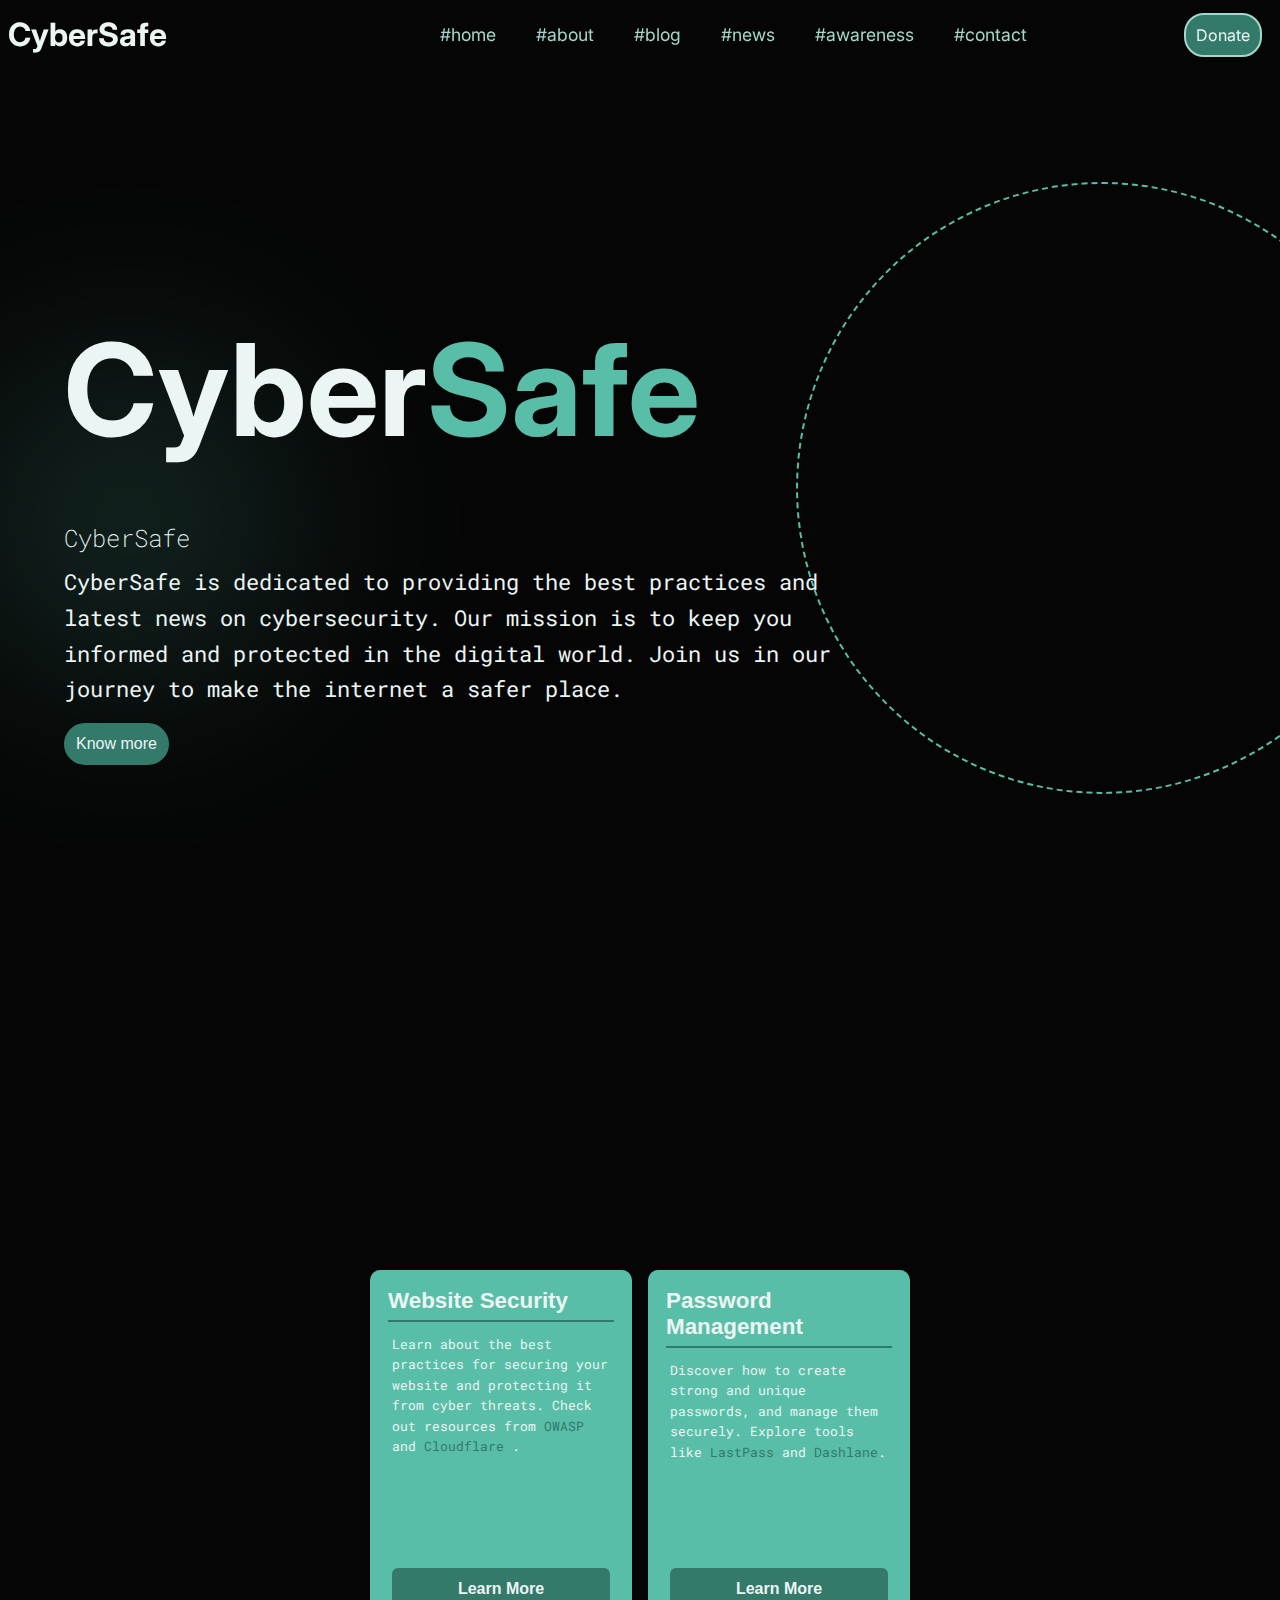
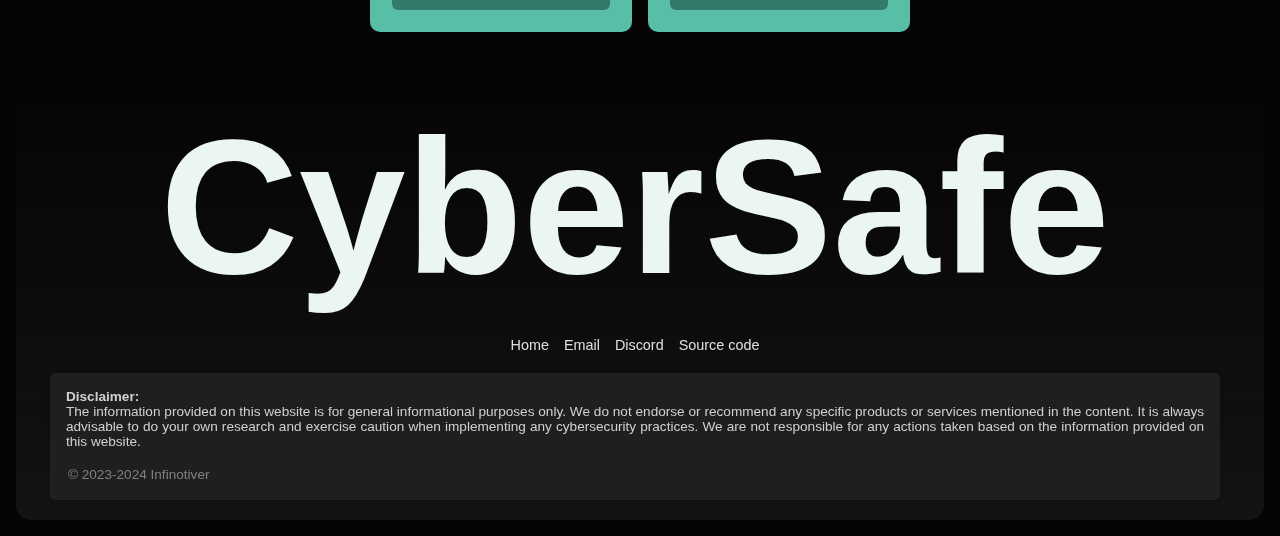
<file: index.html>
<html>

<head>
   <link rel="stylesheet" href="assets/style.css">
   <link href="assets\boxicons\css\boxicons.min.css" rel="stylesheet">
   <title>CyberSafe | Home</title>
   <meta
      content="CyberSafe is dedicated to providing the best practices and latest news on cybersecurity. Our mission is to keep you informed and protected in the digital world. Join us in our journey to make the internet a safer place."
      name="description">
   <meta content="cybersecurity, internet safety, best practices, news, digital world" name="keywords">
   <meta name="viewport" content="width=device-width,initial-scale=1.0">
   <!-- Open Graph Meta Tags -->
   <meta property="og:title" content="CyberSafe - Keeping the Internet Secure">
   <meta property="og:description"
      content="Stay ahead of cyber threats with CyberSafe. Get the latest news, best practices, and expert advice to protect yourself online. Join us in making the internet a safer place.">
   <meta property="og:url" content="https://cyber-safe.vercel.app/">
   <meta property="og:type" content="website">
   <!-- Twitter Card Meta Tags -->
   <meta name="twitter:card" content="summary_large_image">
   <meta name="twitter:title" content="CyberSafe - Keeping the Internet Secure">
   <meta name="twitter:description"
      content="Stay ahead of cyber threats with CyberSafe. Get the latest news, best practices, and expert advice to protect yourself online. Join us in making the internet a safer place.">
   <!-- Favicons -->
   <link href="#" rel="icon">
   <link href="#" rel="apple-touch-icon">
   <link rel="preconnect" href="https://fonts.googleapis.com">
   <link rel="preconnect" href="https://fonts.gstatic.com" crossorigin>
   <link
      href="https://fonts.googleapis.com/css2?family=Inter:wght@100..900&family=Roboto+Mono:ital,wght@0,100..700;1,100..700&display=swap"
      rel="stylesheet">
</head>

<body>
   <div class="nav-bar">
      <h1>CyberSafe</h1>
      <ul>
         <a href="#">
            <li>#home</li>
         </a>
         <a href="#">
            <li>#about</li>
         </a>
         <a href="#">
            <li>#blog</li>
         </a>
         <a href="#">
            <li>#news</li>
         </a>
         <a href="#">
            <li>#awareness</li>
         </a>
         <a href="#">
            <li>#contact</li>
         </a>
      </ul>
      <div class="nav-bar-button">Donate</div>
      <div class="menu-icon">&#9776;</div>
   </div>
   <div class="header">
      <div class="bg-effect"></div>
      <div class="header-text">
         <span class="white">Cyber</span><span class="green">Safe</span>
      </div>
      <div class="rotating-text-container">
         CyberSafe
         <div class="rotating-text"></div>
      </div>
      <div class="description">
         CyberSafe is dedicated to providing the best practices and latest news on cybersecurity. Our mission is to
         keep you informed and protected in the digital world. Join us in our journey to make the internet a safer
         place.
      </div>
      <div class="cta-button"><a href="#">Know more</a></div>
      <div id="circle1"></div>
   </div>
   <section id="statistics">
      <div class="middle-text">
         <!-- <h2>Staying Safe in the Digital World</h2> -->
         <div class="stats fade-in">
            <span class="emphasis">Phishing attacks</span> account for more than <span class="emphasis">80%</span>*
            of reported security incidents.
            <cite>*Various researches & reports</cite>
         </div>
      </div>
   </section>
   <section>
      <div class="cards-container">
         <div class="card">
            <div class="title">Website Security</div>
            <div class="description">Learn about the best practices for securing your website and protecting it from
               cyber threats. Check out resources from
               <a href="https://www.owasp.org/">OWASP</a>
               and
               <a href="https://www.cloudflare.com/">Cloudflare</a>
               .
            </div>
            <div class="button"><a href="https://www.owasp.org/">Learn More</a></div>
         </div>
         <div class="card">
            <div class="title">Password Management</div>
            <div class="description">Discover how to create strong and unique passwords, and manage them securely.
               Explore tools like
               <a href="https://www.lastpass.com/">LastPass</a>
               and
               <a href="https://www.dashlane.com/">Dashlane</a>.
            </div>
            <div class="button"><a href="https://www.lastpass.com/">Learn More</a></div>
         </div>
      </div>
   </section>
   <footer>
      <div class="footer-header">CyberSafe</div>
      <div class="footer-disclaimer">
         <strong>Disclaimer:</strong> The information provided on this website is for general informational
         purposes only. We do not endorse or recommend any specific products or services mentioned in the
         content. It is always advisable to do your own research and exercise caution when implementing any
         cybersecurity practices. We are not responsible for any actions taken based on the information provided
         on this website.
         <div class="credit"><a href="http://github.com/infinotiver"> &copy; 2023-2024 Infinotiver</a></div>
      </div>
      <div class="footer-links">
         <div class="link"><a href="#">Home</a></div>
         <div class="link"><a href="mailto:contact@infinotiver.anonaddy.com">Email</a></div>
         <div class="link"><a href="https://dsc.gg/cyberlarkhq">Discord</a></div>
         <div class="link"><a href="https://github.com/infinotiver/cybersafe">Source code</a></div>
      </div>

   </footer>

   <script src="assets/main.js"></script>
</body>

</html>
</file>
<file: assets/style.css>
:root {
  /* Color variables */
  --text: #ebf5f3;
  --background: #050505;
  --primary: #a4d7cc;
  --secondary: #337a6a;
  --accent: #58bea7;
}

/* ----------------------------------------
  General Styles
---------------------------------------- */

/* Reset default padding and margin */
* {
  padding: 0;
  margin: 0;
}

/* Body styles */
body {
  background: var(--background);
  -webkit-font-smoothing: antialiased;
  font: 1rem arial;
  color: var(--text);
}

/* ----------------------------------------
  Selection Styles
---------------------------------------- */

/* Selected text styles */
::selection {
  background: var(--primary);
  color: var(--background);
}

/* Scrollbar styles */
::-webkit-scrollbar {
  width: 10px;
  display: none;
}

.bg-effect {
  position: absolute;
  top: 50%;
  left: 10%;
  transform: translate(-50%, -50%);
  width: 400px;
  height: 400px;
  border-radius: 50%;
  background: radial-gradient(circle, var(--accent), #000000);
  filter: blur(100px);
  opacity: 0.25;
  z-index: -2;
}

/* ----------------------------------------
  Header Styles
---------------------------------------- */

.header {
  height: 100vh;
  display: flex;
  flex-direction: column;
  justify-content: center;
  align-items: flex-start;
  color: var(--text);
  text-align: left;
  position: relative;
  overflow: hidden;
  padding-left: 5vw;
}

/* Base styles for header text */
.header-text {
  font-family: "Inter", sans-serif;
  font-size: 8rem;
  font-weight: 700;
  padding: 5vh 0;
  color: var(--text);
  margin: 10px 0;
  display: block;
  transition: all 0.5s ease;
}

/* Styles for white and green text in header */
.header-text .white,
.header-text .green {
  display: inline;
  transition: color 0.5s ease;
}

/* Styles for green text in header */
.header-text .green {
  color: var(--accent);
}

/* Hover effects for header text */
.header-text:hover {
  transform: translateX(20px);
}

/* Apply animation to header text */
.header-text {
  animation: fadeIn 2s ease-out;
}

/* Description styles */
.description {
  margin-top: 10px;
  max-width: 800px;
  line-height: 1.6;
  text-align: left;
  color: var(--text);
  font-family: "Roboto Mono", monospace;
  font-size: 1.4rem;
}

/* Animation keyframes for header text */
@keyframes fadeIn {
  from {
    opacity: 0;
  }

  to {
    opacity: 1;
  }
}

/* Rotating text styles */
.rotating-text-container {
  position: relative;
  font-size: 1.5rem;
  font-family: "Roboto Mono", monospace;
  font-weight: 200;
}

.rotating-text {
  color: var(--accent);
  display: inline;
}

.rotating-text::after {
  content: '';
  width: 2px;
  height: 100%;
  vertical-align: middle;
  background-color: #f0f0f0;
  animation: blink 0.75s step-end infinite;
}

.cta-button {
  border-radius: 24px;
  padding: 10px;
  margin: 16px 0;
  border: 2px solid var(--secondary);
  background-color: var(--secondary);
  transition: 0.4s all ease-in-out;
  cursor: pointer;
  z-index: 1;
}

.cta-button a {
  color: var(--text);
  text-decoration: none;
}

.cta-button:hover {
  border: 2px solid var(--accent);
  background: var(--background);
}

@keyframes blink {

  0%,
  100% {
    opacity: 1;
  }

  50% {
    opacity: 0;
  }
}


/* ----------------------------------------
  Master Navigation Panel
---------------------------------------- */

/* Styles for navigation bar */
.nav-bar {
  font-family: "Inter";
  top: 0;
  left: 0;
  z-index: 999;
  display: flex;
  align-items: center;
  text-align: center;
  position: sticky;
  background-color: transparent;
  backdrop-filter: blur(10px);
  padding: 8px;
  border-radius: 0;
  transition: all 0.2s ease, background-color 0.5s ease;
  justify-content: space-around;
}

/* Additional styles when scrolled */
.nav-bar.scrolled {
  top: 10px;
  background-color: #1f1f1fbd;
  backdrop-filter: blur(10px);
  padding: 12px;
  /* Adjusted padding */
  border-radius: 24px;
  max-width: 80%;
  /* Reduce width on scroll */
  margin: 0 auto;
  box-shadow: 0 2px 2px rgba(21, 21, 22, 0.2);
}

/* Styles for navigation bar heading */
.nav-bar h1 {
  color: var(--text);
  font-size: 2rem;
  text-align: left;
  flex-grow: 1;
}

/* Styles for navigation bar list */
.nav-bar ul {
  display: flex;
  /* Use flexbox for horizontal layout */
  list-style: none;
  margin: 0;
  padding: 0;
  flex-grow: 2;
  /* Allow to grow to occupy available space */
  align-items: center;
  justify-content: center;
  /* Center items within the flex container */
}

/* Styles for navigation bar list items */
.nav-bar ul li {
  position: relative;
  margin: 10px;
  padding: 6px 10px;
  transition: 0.5s ease;
}

/* Styles for navigation bar list items with ::before pseudo-element */
.nav-bar ul li::before {
  content: '';
  position: absolute;
  left: 0;
  bottom: 0;
  height: 2px;
  width: 100%;
  transform: scaleX(0);
  background-color: var(--accent);
  transition: transform 0.3s ease-out;
  transform-origin: right;
}

/* Hover effects for navigation bar list items with ::before pseudo-element */
.nav-bar ul li:hover::before {
  transform: scaleX(1);
  transform-origin: left;
}

/* Styles for navigation bar links */
.nav-bar ul a {
  text-decoration: none;
  color: var(--primary);
  font-size: 1.1rem;
  transition: color 0.3s ease;
}

/* Hover effects for navigation bar links */
.nav-bar ul a:hover {
  color: var(--text);
}

/* Button styles */
.nav-bar-button {
  border-radius: 20px;
  padding: 10px;
  margin: 0 10px;
  border: 2px solid var(--primary);
  background-color: var(--secondary);
  transition: 0.4s all ease-in-out;
  cursor: pointer;
}

.nav-bar-button a {
  color: var(--text);
  text-decoration: none;
}

.nav-bar-button:hover {
  border: 2px solid var(--accent);
  background: var(--background);
}

/* Menu icon styles */
.nav-bar .menu-icon {
  display: none;
  padding: 4px;
  margin: 0 10px;
  /* Margin for spacing */
}


/* ----------------------------------------
  Circle Styles
---------------------------------------- */

#circle1 {
  color: white;
  border-radius: 100%;
  border: 2px dashed var(--accent);
  position: absolute;
  width: 38rem;
  height: 38rem;
  right: -10vw;
  top: 12.5vh;
  transform: rotate(0deg);
  transition: transform 0.5s ease;
}

/* ----------------------------------------
  Statistics Section Style
---------------------------------------- */
#statistics {
  display: flex;
  justify-content: center;
  align-items: center;
  padding: 5%;
  box-sizing: border-box;
}

.middle-text {
  text-align: center;
  color: var(--text-dark);
  margin: 0 auto;
}

.middle-text .stats {
  padding: 16px;
  font-size: 2.5rem;
  position: relative;
  width: 100%;
  max-width: 60vw;
  opacity: 0;
  transform: scale(0.8);
  transition: opacity 0.5s ease-in-out, transform 0.5s ease-in-out;
  margin: 0 auto;
  border-radius: 24px;
}


.middle-text .stats.visible {
  opacity: 1;
  transform: scale(1);
}

.middle-text .stats.hidden {
  opacity: 0;
  transform: scale(0.8);
}

.middle-text .stats cite {
  font-size: 0.8rem;
  font-style: normal;
  text-align: right;
  display: block;
  color: lightgray;
}

.middle-text .emphasis {
  display: inline;
  color: var(--accent);
  position: relative;
  transition: color 0.3s ease, transform 0.3s ease;
}

.middle-text .emphasis::before {
  content: "";
  position: absolute;
  left: 0;
  bottom: -4px;
  width: 100%;
  height: 4px;
  border-radius: 24px;
  background: var(--secondary);
  transform: scaleX(0);
  transform-origin: bottom right;
  transition: transform 0.3s ease;
}

.middle-text .emphasis:hover::before {
  transform: scaleX(1);
  transform-origin: bottom left;
}

.middle-text .emphasis:hover {
  color: var(--accent);
  text-shadow: 0 2px 4px rgba(0, 0, 0, 0.3);
  transform: scale(1.1);
}

/* ----------------------------------------
  Cards Section
---------------------------------------- */
.cards-container {
  display: flex;
  flex-wrap: wrap;
  align-items: center;
  justify-content: center;
  margin: 8px;
  padding: 20px;
}

.card {
  display: grid;
  grid-template-rows: auto 1fr auto;
  background: var(--accent);
  border-radius: 10px;
  transition: transform 0.3s ease, box-shadow 0.3s ease;
  overflow: hidden;
  width: 250px;
  height: 350px;
  margin: 8px;
  padding: 6px;
}

.card:hover {
  transform: translateY(-10px);
}

.card .title {
  grid-row: 1 / 2;
  font-size: 1.4rem;
  font-weight: bold;
  color: var(--text);
  margin: 12px;
  border-bottom: 2px solid var(--secondary);
  padding-bottom: 6px;
}

.card .description {
  grid-row: 2 / 3;
  font-size: 0.8rem;
  color: var(--text);
  margin: 0 16px;
  overflow: hidden;
}

.card .description a {
  color: var(--secondary)
}

.card .button {
  grid-row: 3 / 4;
  border-radius: 6px;
  padding: 12px 24px;
  margin: 16px;
  background-color: var(--secondary);
  color: var(--text);
  text-decoration: none;
  text-align: center;
  font-weight: bold;
  transition: all 0.3s ease;
}

.card .button:hover {
  background-color: var(--primary);
  transform: scale(1.05);
  /* Slightly enlarge button */
}

.card a {
  color: var(--text);
  text-decoration: none;
}

/* ----------------------------------------
  Footer Styles
---------------------------------------- */
/* General Footer Styles */
footer {
  background: linear-gradient(to top, #1f1f1f8c, #ffffff00);
  /* Slightly transparent black for a dark overlay */
  border-radius: 15px;
  display: grid;
  grid-template-columns: 1fr auto;
  grid-template-rows: auto auto;
  gap: 10px;
  padding: 20px;
  margin: 1rem;
  color: var(--text);
  backdrop-filter: blur(10px);
}

footer a {
  text-decoration: none;
  color: #e0e0e0;
  transition: color 0.3s ease;
}

footer a:hover {
  color: var(--accent);
}

.footer-header {
  grid-column: 1/2;
  font-size: 12rem;
  font-weight: 700;
  color: var(--text);
  margin-bottom: 10px;
  text-align: center;
  position: relative;
  transition: all 0.2s ease;
}

.footer-disclaimer {
  grid-column: 1 / 2;
  font-size: 0.85rem;
  color: #d0d0d0;
  text-align: justify;
  padding: 16px;
  background-color: #1f1f1f;
  border-radius: 5px;
  width: 95%;
  margin: auto;
  box-shadow: 0 2px 4px rgba(0, 0, 0, 0.1);
  margin-top: 10px;
  display: flex;
  flex-wrap: wrap;
}

.footer-links {
  grid-column: 1 / 1;
  display: flex;
  justify-content: center;
  gap: 15px;
  font-size: 0.9rem;
  grid-row: 2 / 3;
}

.credit a {
  padding: 2px;
  margin-top: 16px;
  display: flex;
  justify-content: center;
  color: gray;
}

.footer-links a {
  color: #e0e0e0;
}

.footer-links a:hover {
  color: var(--accent);
}

/* Responsive adjustments for 992px and below */
@media (max-width: 992px) {
  .nav-bar {
    justify-content: space-between;
    padding: 6px;
  }

  .nav-bar h1 {
    margin-left: 0;
    font-size: 1.5625rem;
    flex-grow: 1;
  }

  .nav-bar ul {
    position: fixed;
    top: 60px;
    left: -100%;
    width: 100%;
    height: 100vh;
    flex-direction: column;
    background-color: rgba(0, 0, 0, 0.9);
    transition: all 0.3s ease;
  }

  .nav-bar ul.active {
    left: 0;
  }

  .nav-bar ul li {
    width: 100%;
    margin: 0.625rem 0;
    text-align: center;
  }

  .nav-bar ul li a {
    font-size: 1.25rem;
    color: white;
  }

  .nav-bar .menu-icon {
    display: block;
    cursor: pointer;
    font-size: 1.4rem;
    color: gray;
  }

  .middle-text .stats {
    padding: 12px;
    font-size: 2.2rem;

  }

  .footer-header {
    font-size: 8rem;
  }
}

/* Responsive adjustments for 768px and below */
@media (max-width: 768px) {
  .header-text {
    font-size: 4rem;
    padding: 2vh 0;
  }

  .description {
    font-size: 1.1rem;
  }

  .rotating-text {
    font-size: 1.1rem;
  }

  .middle-text .stats {
    padding: 10px;
    font-size: 2rem;
  }

  .footer-header {
    font-size: 6rem;
  }
}

/* Responsive adjustments for 576px and below */
@media (max-width: 576px) {
  .header-text {
    font-size: 3.25rem;
    padding: 2vh 0;
  }

  .description {
    font-size: 1.2rem;
  }

  .rotating-text-container {
    display: none
  }

  .footer-header {
    font-size: 5rem;
  }
}

/* Responsive adjustments for 400px and below */
@media (max-width: 400px) {
  .header-text {
    font-size: 2.5rem;
    padding: 1.5vh 0;
  }

  .description {
    font-size: 1.1rem;
  }

  .rotating-text-container {
    display: none
  }

  .middle-text .stats {
    padding: 6px;
    font-size: 1.6rem;
    max-width: 100vw;
  }

  .middle-text .stats cite {
    font-size: 0.6rem;
  }

  .footer-header {
    font-size: 4rem;
  }
}
</file>
